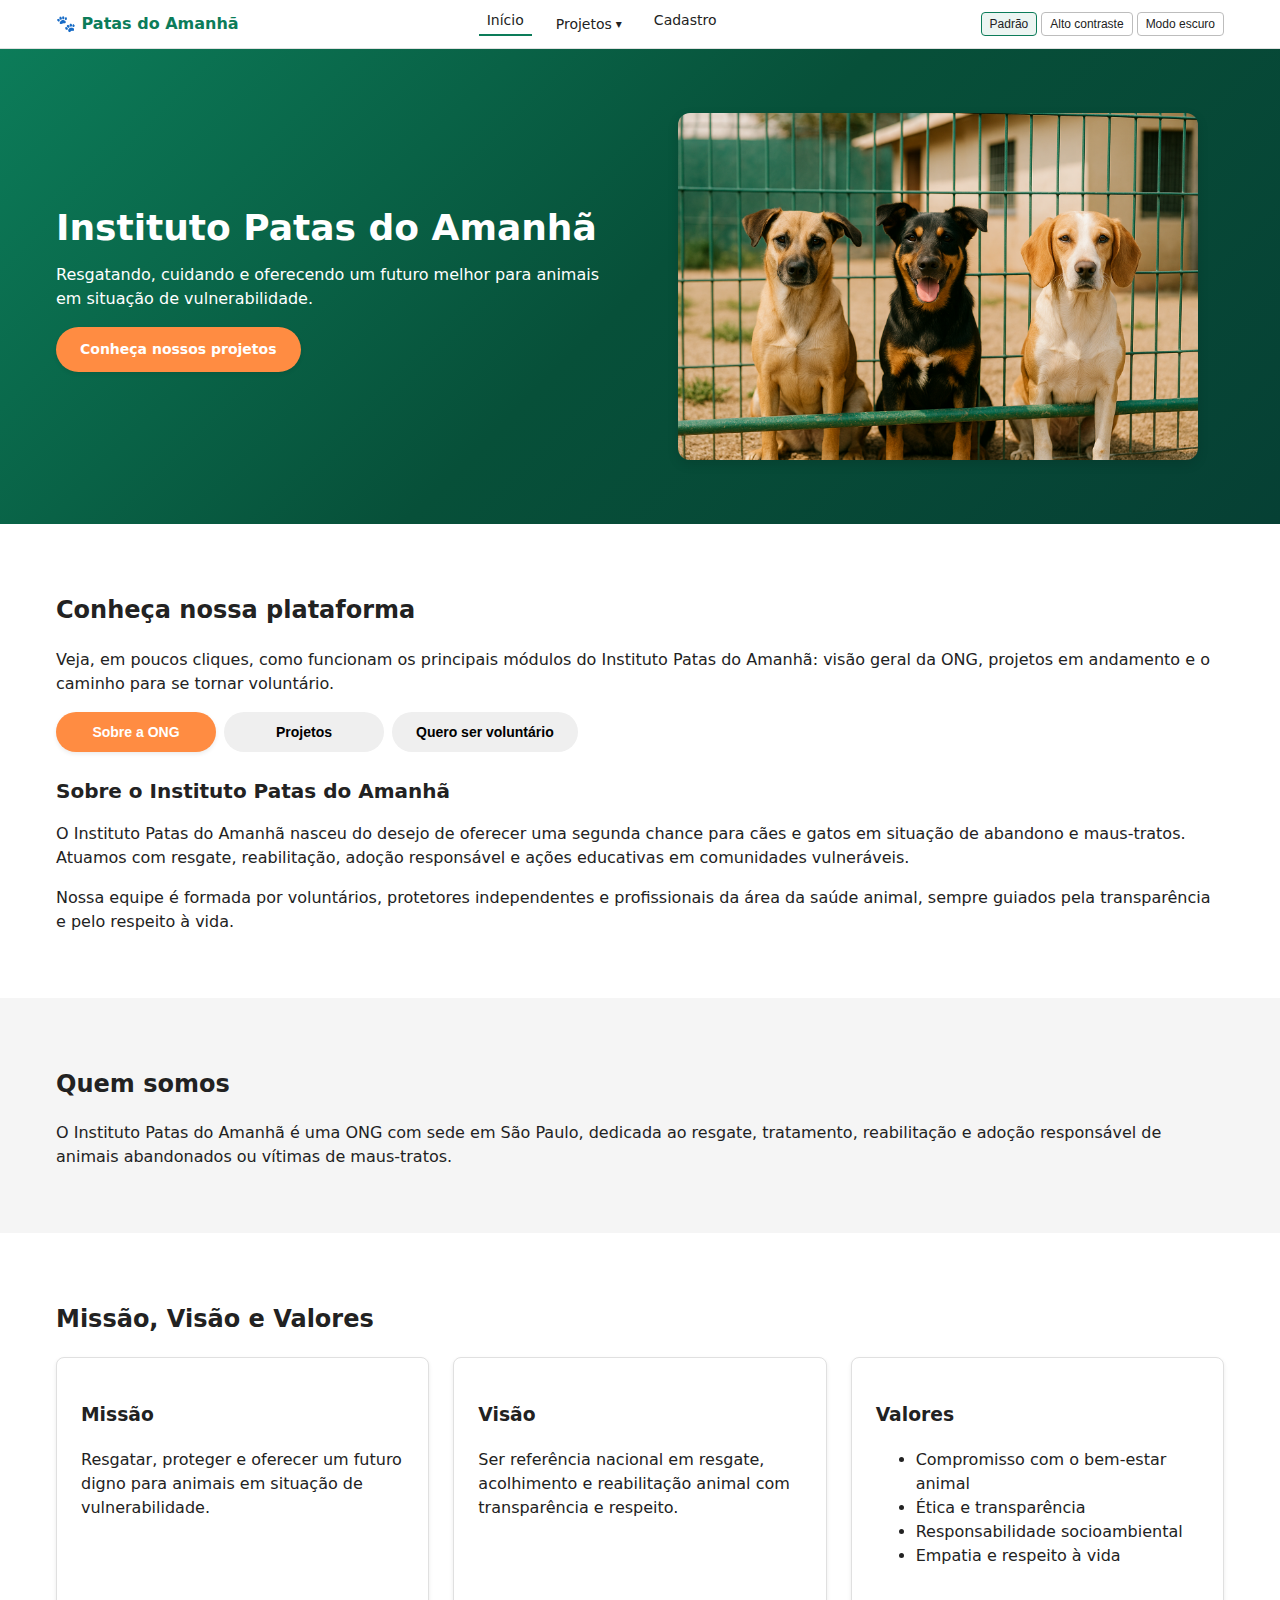
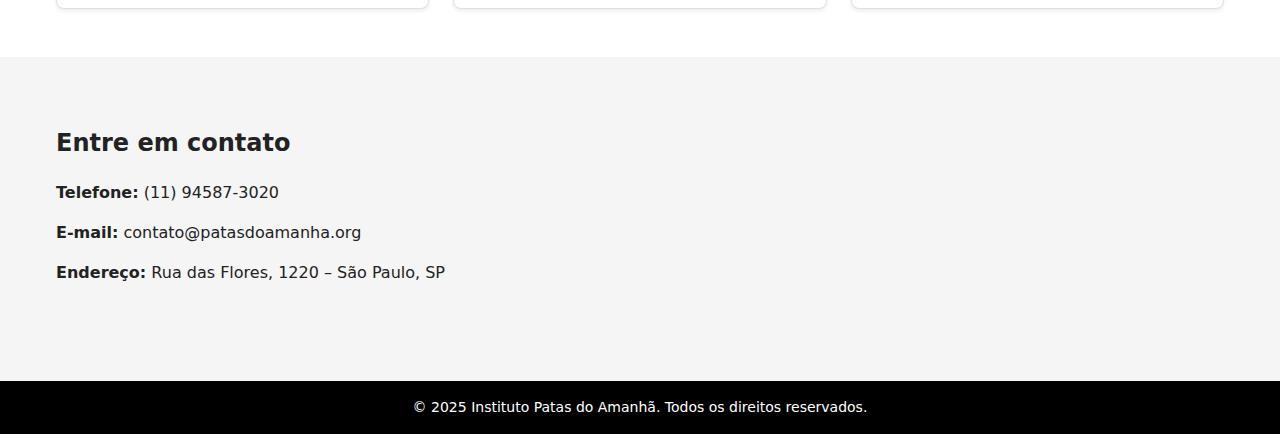
<file: index.html>
<!DOCTYPE html>
<html lang="pt-BR">
<head>
  <meta charset="UTF-8" />
  <meta name="viewport" content="width=device-width, initial-scale=1.0" />
  <title>Instituto Patas do Amanhã - Início</title>

  <meta name="description" content="Instituto Patas do Amanhã - ONG dedicada ao resgate, cuidado e adoção responsável de animais em situação de vulnerabilidade." />

  <link rel="stylesheet" href="assets/css/styles.css" />
</head>
<body>
  <!-- Link de acessibilidade para pular direto para o conteúdo -->
  <a href="#conteudo-principal" class="skip-link">Ir para o conteúdo principal</a>

   <header class="site-header">
    <div class="container">
      <a href="index.html" class="logo">
        <span>🐾 Patas do Amanhã</span>
      </a>

      <button class="nav-toggle" aria-label="Abrir menu de navegação" aria-expanded="false">
        <span class="nav-toggle-bar"></span>
        <span class="nav-toggle-bar"></span>
        <span class="nav-toggle-bar"></span>
      </button>

      <nav class="main-nav" id="main-navigation" aria-label="Navegação principal">
        <ul>
          <li><a href="index.html" class="active">Início</a></li>

          <li class="has-submenu">
            <a href="projetos.html" class="nav-link-with-submenu">
              Projetos <span class="submenu-icon">▾</span>
            </a>
            <ul class="submenu">
              <li><a href="projetos.html#projetos-destaque">Projetos em destaque</a></li>
              <li><a href="projetos.html#voluntariado">Voluntariado</a></li>
              <li><a href="projetos.html#doacoes">Doações</a></li>
            </ul>
          </li>

          <li><a href="cadastro.html">Cadastro</a></li>
        </ul>
      </nav>

      <!-- CONTROLES DE ACESSIBILIDADE -->
      <div class="accessibility-controls" aria-label="Controle de tema e contraste">
        <button
          type="button"
          class="btn-accessibility"
          data-theme-toggle="default"
          aria-pressed="true"
        >
          Padrão
        </button>
        <button
          type="button"
          class="btn-accessibility"
          data-theme-toggle="high-contrast"
          aria-pressed="false"
        >
          Alto contraste
        </button>
        <button
          type="button"
          class="btn-accessibility"
          data-theme-toggle="dark"
          aria-pressed="false"
        >
          Modo escuro
        </button>
      </div>
    </div>
  </header>


  <main id="conteudo-principal" role="main">
    <!-- HERO PRINCIPAL -->
        <!-- HERO PRINCIPAL -->
    <section class="hero">
      <div class="container hero-container">
        <div class="hero-content">
          <h1>Instituto Patas do Amanhã</h1>
          <p>
            Resgatando, cuidando e oferecendo um futuro melhor para animais em
            situação de vulnerabilidade.
          </p>
          <a href="projetos.html" class="btn btn-primary">
            Conheça nossos projetos
          </a>
        </div>

        <div class="hero-media">
          <img
            src="assets/img/hero-animais.png"
            alt="Três cães em um abrigo, simbolizando o trabalho de resgate do Instituto Patas do Amanhã"
            class="hero-img"
            loading="lazy"
          />
        </div>
      </div>
    </section>


    <!-- SEÇÃO INTERATIVA (SPA) - VISUALMENTE É SÓ UMA ÁREA DE NAVEGAÇÃO RÁPIDA -->
    <section class="section section-alt">
      <div class="container">
        <h2>Conheça nossa plataforma</h2>
        <p class="mt-2">
          Veja, em poucos cliques, como funcionam os principais módulos do Instituto Patas do Amanhã:
          visão geral da ONG, projetos em andamento e o caminho para se tornar voluntário.
        </p>

        <div class="spa-menu mt-2">
          <button type="button" class="btn btn-primary" data-spa-view="sobre">Sobre a ONG</button>
          <button type="button" class="btn" data-spa-view="projetos">Projetos</button>
          <button type="button" class="btn" data-spa-view="cadastro">Quero ser voluntário</button>
        </div>

        <div
          id="spa-root"
          class="mt-3"
          aria-live="polite"
          aria-label="Conteúdo dinâmico da plataforma do Instituto"
        ></div>

      </div>
    </section>

    <!-- QUEM SOMOS -->
    <section class="section">
      <div class="container">
        <h2>Quem somos</h2>
        <p>
          O Instituto Patas do Amanhã é uma ONG com sede em São Paulo, dedicada ao resgate, tratamento,
          reabilitação e adoção responsável de animais abandonados ou vítimas de maus-tratos.
        </p>
      </div>
    </section>

    <!-- MISSÃO, VISÃO E VALORES -->
    <section class="section section-alt">
      <div class="container">
        <h2>Missão, Visão e Valores</h2>

        <div class="grid-12">
          <article class="card col-4">
            <h3>Missão</h3>
            <p>Resgatar, proteger e oferecer um futuro digno para animais em situação de vulnerabilidade.</p>
          </article>

          <article class="card col-4">
            <h3>Visão</h3>
            <p>Ser referência nacional em resgate, acolhimento e reabilitação animal com transparência e respeito.</p>
          </article>

          <article class="card col-4">
            <h3>Valores</h3>
            <ul>
              <li>Compromisso com o bem-estar animal</li>
              <li>Ética e transparência</li>
              <li>Responsabilidade socioambiental</li>
              <li>Empatia e respeito à vida</li>
            </ul>
          </article>
        </div>
      </div>
    </section>

    <!-- CONTATO -->
    <section class="section">
      <div class="container">
        <h2>Entre em contato</h2>
        <p><strong>Telefone:</strong> (11) 94587-3020</p>
        <p><strong>E-mail:</strong> contato@patasdoamanha.org</p>
        <p><strong>Endereço:</strong> Rua das Flores, 1220 – São Paulo, SP</p>
      </div>
    </section>
  </main>

  <footer class="site-footer">
    <div class="container">
      <p>&copy; 2025 Instituto Patas do Amanhã. Todos os direitos reservados.</p>
    </div>
  </footer>

  <script src="assets/js/scripts.js"></script>
</body>
</html>
</file>
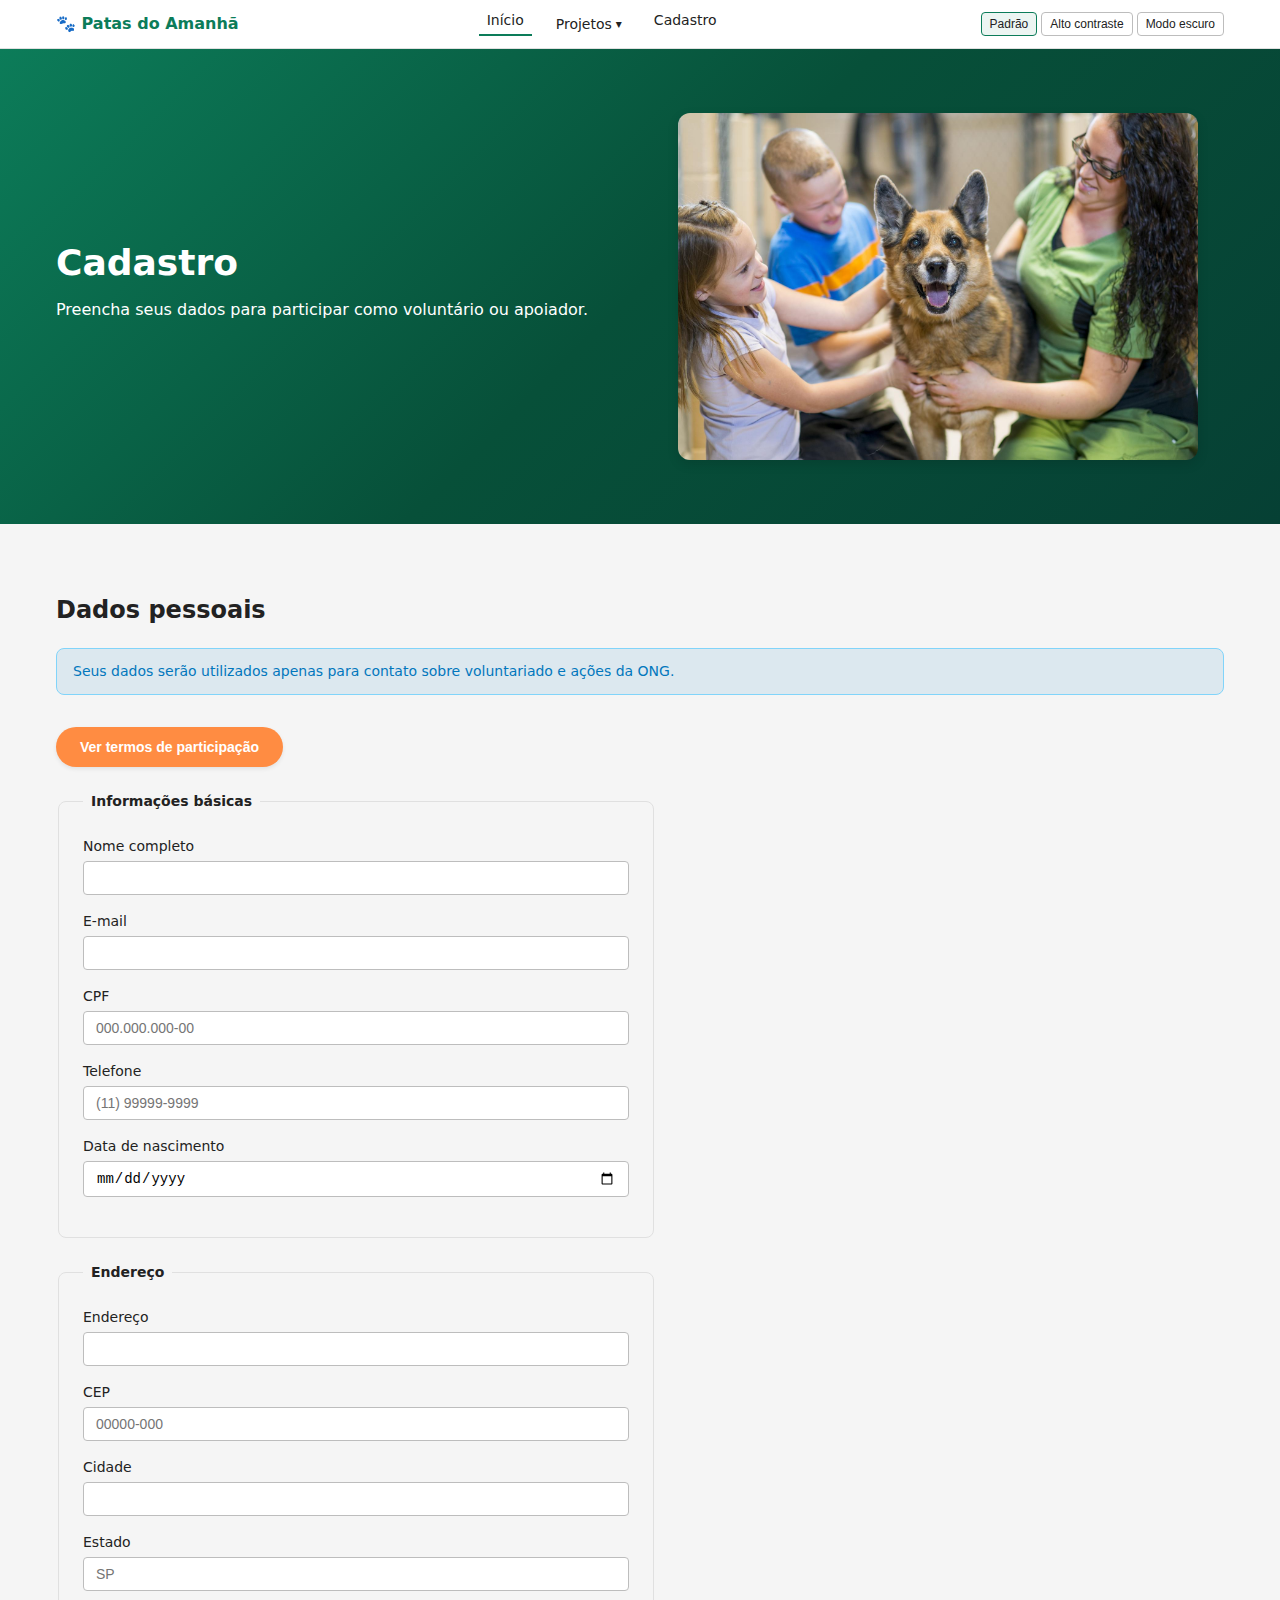
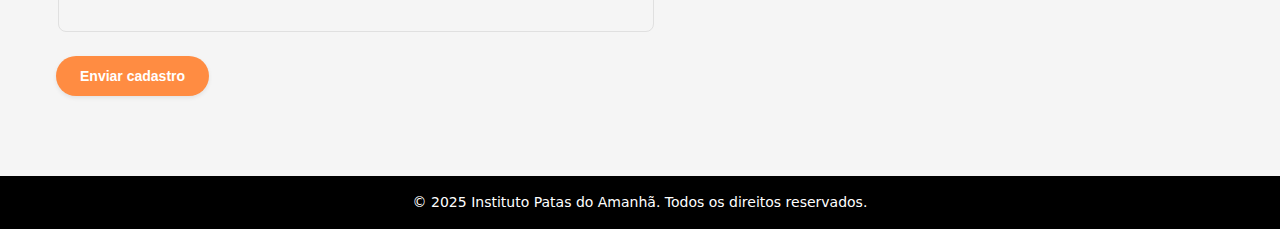
<file: cadastro.html>
<!DOCTYPE html>
<html lang="pt-BR">
<head>
  <meta charset="UTF-8" />
  <meta name="viewport" content="width=device-width, initial-scale=1.0" />
  <title>Cadastro - Instituto Patas do Amanhã</title>

  <meta
    name="description"
    content="Cadastre-se como voluntário ou apoiador do Instituto Patas do Amanhã e ajude animais em situação de vulnerabilidade."
  />

  <link rel="stylesheet" href="assets/css/styles.css" />
</head>
<body>
  <a href="#conteudo-principal" class="skip-link">Ir para o conteúdo principal</a>

    <header class="site-header">
    <div class="container">
      <a href="index.html" class="logo">
        <span>🐾 Patas do Amanhã</span>
      </a>

      <button class="nav-toggle" aria-label="Abrir menu de navegação" aria-expanded="false">
        <span class="nav-toggle-bar"></span>
        <span class="nav-toggle-bar"></span>
        <span class="nav-toggle-bar"></span>
      </button>

      <nav class="main-nav" id="main-navigation" aria-label="Navegação principal">
        <ul>
          <li><a href="index.html" class="active">Início</a></li>

          <li class="has-submenu">
            <a href="projetos.html" class="nav-link-with-submenu">
              Projetos <span class="submenu-icon">▾</span>
            </a>
            <ul class="submenu">
              <li><a href="projetos.html#projetos-destaque">Projetos em destaque</a></li>
              <li><a href="projetos.html#voluntariado">Voluntariado</a></li>
              <li><a href="projetos.html#doacoes">Doações</a></li>
            </ul>
          </li>

          <li><a href="cadastro.html">Cadastro</a></li>
        </ul>
      </nav>

      <!-- CONTROLES DE ACESSIBILIDADE -->
      <div class="accessibility-controls" aria-label="Controle de tema e contraste">
        <button
          type="button"
          class="btn-accessibility"
          data-theme-toggle="default"
          aria-pressed="true"
        >
          Padrão
        </button>
        <button
          type="button"
          class="btn-accessibility"
          data-theme-toggle="high-contrast"
          aria-pressed="false"
        >
          Alto contraste
        </button>
        <button
          type="button"
          class="btn-accessibility"
          data-theme-toggle="dark"
          aria-pressed="false"
        >
          Modo escuro
        </button>
      </div>
    </div>
  </header>

  <main id="conteudo-principal">
        <section class="hero hero-small">
      <div class="container hero-container">
        <div class="hero-content">
          <h1>Cadastro</h1>
          <p>Preencha seus dados para participar como voluntário ou apoiador.</p>
        </div>

        <div class="hero-media">
          <img
            src="assets/img/cadastro-voluntarios.jpg"
            alt="Voluntários sorrindo enquanto cuidam de cães e gatos, representando a inscrição no Instituto Patas do Amanhã"
            class="hero-img"
            loading="lazy"
          />
        </div>
      </div>
    </section>


    <section class="section">
      <div class="container">
        <h2>Dados pessoais</h2>

        <div class="alert alert-info" role="status">
          Seus dados serão utilizados apenas para contato sobre voluntariado e ações da ONG.
        </div>

        <button type="button" class="btn btn-primary mt-2 js-open-modal">
          Ver termos de participação
        </button>

        <form id="form-cadastro" novalidate class="mt-3">
          <fieldset>
            <legend>Informações básicas</legend>

            <div class="form-group">
              <label for="nome-completo">Nome completo</label>
              <input
                type="text"
                id="nome-completo"
                name="nome-completo"
                required
                minlength="3"
                autocomplete="name"
              />
            </div>

            <div class="form-group">
              <label for="email">E-mail</label>
              <input
                type="email"
                id="email"
                name="email"
                required
                autocomplete="email"
              />
            </div>

            <div class="form-group">
              <label for="cpf">CPF</label>
              <input
                type="text"
                id="cpf"
                name="cpf"
                required
                inputmode="numeric"
                minlength="14"
                maxlength="14"
                placeholder="000.000.000-00"
              />
            </div>

            <div class="form-group">
              <label for="telefone">Telefone</label>
              <input
                type="tel"
                id="telefone"
                name="telefone"
                required
                inputmode="tel"
                minlength="14"
                maxlength="15"
                placeholder="(11) 99999-9999"
              />
            </div>

            <div class="form-group">
              <label for="data-nascimento">Data de nascimento</label>
              <input
                type="date"
                id="data-nascimento"
                name="data-nascimento"
                required
              />
            </div>
          </fieldset>

          <fieldset>
            <legend>Endereço</legend>

            <div class="form-group">
              <label for="endereco">Endereço</label>
              <input
                type="text"
                id="endereco"
                name="endereco"
                required
                autocomplete="street-address"
              />
            </div>

            <div class="form-group">
              <label for="cep">CEP</label>
              <input
                type="text"
                id="cep"
                name="cep"
                required
                inputmode="numeric"
                minlength="9"
                maxlength="9"
                placeholder="00000-000"
              />
            </div>

            <div class="form-group">
              <label for="cidade">Cidade</label>
              <input
                type="text"
                id="cidade"
                name="cidade"
                required
                autocomplete="address-level2"
              />
            </div>

            <div class="form-group">
              <label for="estado">Estado</label>
              <input
                type="text"
                id="estado"
                name="estado"
                required
                autocomplete="address-level1"
                maxlength="2"
                placeholder="SP"
              />
            </div>
          </fieldset>

          <button type="submit" class="btn btn-primary">Enviar cadastro</button>
        </form>
      </div>
    </section>
  </main>

  <!-- MODAL DE TERMOS -->
  <div class="modal-overlay" aria-hidden="true">
    <div class="modal" role="dialog" aria-modal="true" aria-labelledby="modal-termos-titulo">
      <div class="modal-header">
        <h2 id="modal-termos-titulo" class="modal-title">Termos de participação</h2>
        <button class="modal-close js-close-modal" aria-label="Fechar termos">&times;</button>
      </div>
      <div class="modal-body">
        <p>
          Ao se cadastrar como voluntário, você concorda em atuar com respeito, responsabilidade e cuidado
          com todos os animais e pessoas envolvidos nas ações do Instituto Patas do Amanhã.
        </p>
        <p>
          A participação é voluntária e não gera vínculo empregatício. Em caso de dúvidas, entre em contato
          com nossa equipe.
        </p>
      </div>
      <div class="modal-footer mt-2">
        <button type="button" class="btn btn-primary js-close-modal">Entendi</button>
      </div>
    </div>
  </div>

  <footer class="site-footer">
    <div class="container">
      <p>&copy; 2025 Instituto Patas do Amanhã. Todos os direitos reservados.</p>
    </div>
  </footer>

  <script src="assets/js/scripts.js"></script>
</body>
</html>
</file>
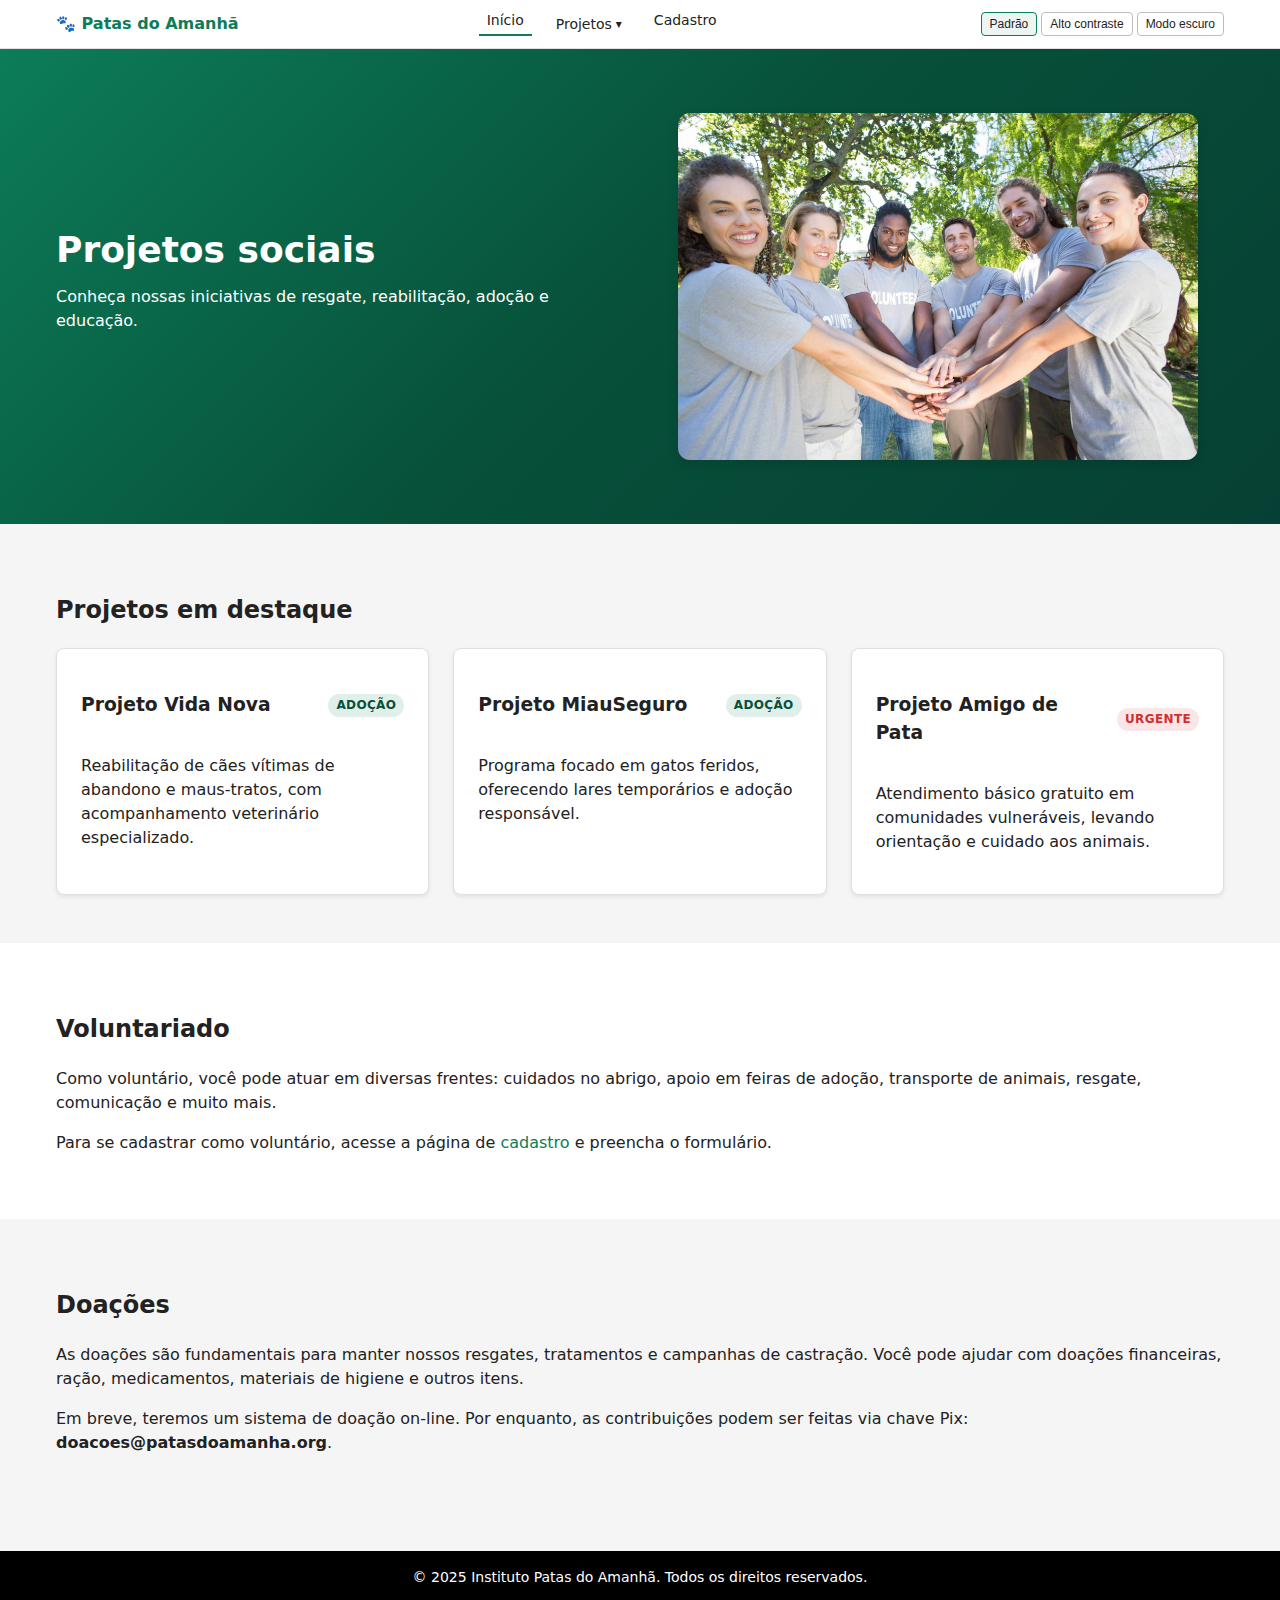
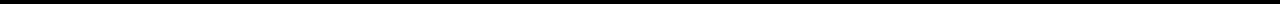
<file: projetos.html>
<!DOCTYPE html>
<html lang="pt-BR">
<head>
  <meta charset="UTF-8" />
  <meta name="viewport" content="width=device-width, initial-scale=1.0" />
  <title>Projetos - Instituto Patas do Amanhã</title>

  <meta name="description" content="Conheça os projetos do Instituto Patas do Amanhã, ações de resgate, reabilitação e adoção responsável de animais." />

  <link rel="stylesheet" href="assets/css/styles.css" />
</head>
<body>
  <a href="#conteudo-principal" class="skip-link">Ir para o conteúdo principal</a>

    <header class="site-header">
    <div class="container">
      <a href="index.html" class="logo">
        <span>🐾 Patas do Amanhã</span>
      </a>

      <button class="nav-toggle" aria-label="Abrir menu de navegação" aria-expanded="false">
        <span class="nav-toggle-bar"></span>
        <span class="nav-toggle-bar"></span>
        <span class="nav-toggle-bar"></span>
      </button>

      <nav class="main-nav" id="main-navigation" aria-label="Navegação principal">
        <ul>
          <li><a href="index.html" class="active">Início</a></li>

          <li class="has-submenu">
            <a href="projetos.html" class="nav-link-with-submenu">
              Projetos <span class="submenu-icon">▾</span>
            </a>
            <ul class="submenu">
              <li><a href="projetos.html#projetos-destaque">Projetos em destaque</a></li>
              <li><a href="projetos.html#voluntariado">Voluntariado</a></li>
              <li><a href="projetos.html#doacoes">Doações</a></li>
            </ul>
          </li>

          <li><a href="cadastro.html">Cadastro</a></li>
        </ul>
      </nav>

      <!-- CONTROLES DE ACESSIBILIDADE -->
      <div class="accessibility-controls" aria-label="Controle de tema e contraste">
        <button
          type="button"
          class="btn-accessibility"
          data-theme-toggle="default"
          aria-pressed="true"
        >
          Padrão
        </button>
        <button
          type="button"
          class="btn-accessibility"
          data-theme-toggle="high-contrast"
          aria-pressed="false"
        >
          Alto contraste
        </button>
        <button
          type="button"
          class="btn-accessibility"
          data-theme-toggle="dark"
          aria-pressed="false"
        >
          Modo escuro
        </button>
      </div>
    </div>
  </header>

  <main id="conteudo-principal">
     <section class="hero hero-small">
      <div class="container hero-container">
        <div class="hero-content">
          <h1>Projetos sociais</h1>
          <p>
            Conheça nossas iniciativas de resgate, reabilitação, adoção e educação.
          </p>
        </div>

        <div class="hero-media">
          <img
            src="assets/img/voluntarios-projetos.jpg"
            alt="Voluntários sorrindo enquanto cuidam de cães e um gato no abrigo do Instituto Patas do Amanhã"
            class="hero-img"
            loading="lazy"
          />
        </div>
      </div>
    </section>


    <section class="section" id="projetos-destaque">
      <div class="container">
        <h2>Projetos em destaque</h2>
        <div class="grid-3">
          <article class="card">
            <div class="card-header">
              <h3>Projeto Vida Nova</h3>
              <span class="badge badge-adocao">Adoção</span>
            </div>
            <p>Reabilitação de cães vítimas de abandono e maus-tratos, com acompanhamento veterinário especializado.</p>
          </article>

          <article class="card">
            <div class="card-header">
              <h3>Projeto MiauSeguro</h3>
              <span class="badge badge-adocao">Adoção</span>
            </div>
            <p>Programa focado em gatos feridos, oferecendo lares temporários e adoção responsável.</p>
          </article>

          <article class="card">
            <div class="card-header">
              <h3>Projeto Amigo de Pata</h3>
              <span class="badge badge-urgente">Urgente</span>
            </div>
            <p>Atendimento básico gratuito em comunidades vulneráveis, levando orientação e cuidado aos animais.</p>
          </article>
        </div>
      </div>
    </section>

    <section class="section section-alt" id="voluntariado">
      <div class="container">
        <h2>Voluntariado</h2>
        <p>
          Como voluntário, você pode atuar em diversas frentes: cuidados no abrigo, apoio em feiras de adoção,
          transporte de animais, resgate, comunicação e muito mais.
        </p>
        <p>
          Para se cadastrar como voluntário, acesse a página de <a href="cadastro.html">cadastro</a> e preencha o formulário.
        </p>
      </div>
    </section>

    <section class="section" id="doacoes">
      <div class="container">
        <h2>Doações</h2>
        <p>
          As doações são fundamentais para manter nossos resgates, tratamentos e campanhas de castração.
          Você pode ajudar com doações financeiras, ração, medicamentos, materiais de higiene e outros itens.
        </p>
        <p>
          Em breve, teremos um sistema de doação on-line. Por enquanto, as contribuições podem ser feitas via
          chave Pix: <strong>doacoes@patasdoamanha.org</strong>.
        </p>
      </div>
    </section>
  </main>

  <footer class="site-footer">
    <div class="container">
      <p>&copy; 2025 Instituto Patas do Amanhã. Todos os direitos reservados.</p>
    </div>
  </footer>

  <script src="assets/js/scripts.js"></script>
</body>
</html>
</file>
<file: assets/css/styles.css>
@import url("variables.css");
@import url("layout.css");
@import url("navbar.css");
@import url("components.css");
@import url("utilities.css");
</file>
